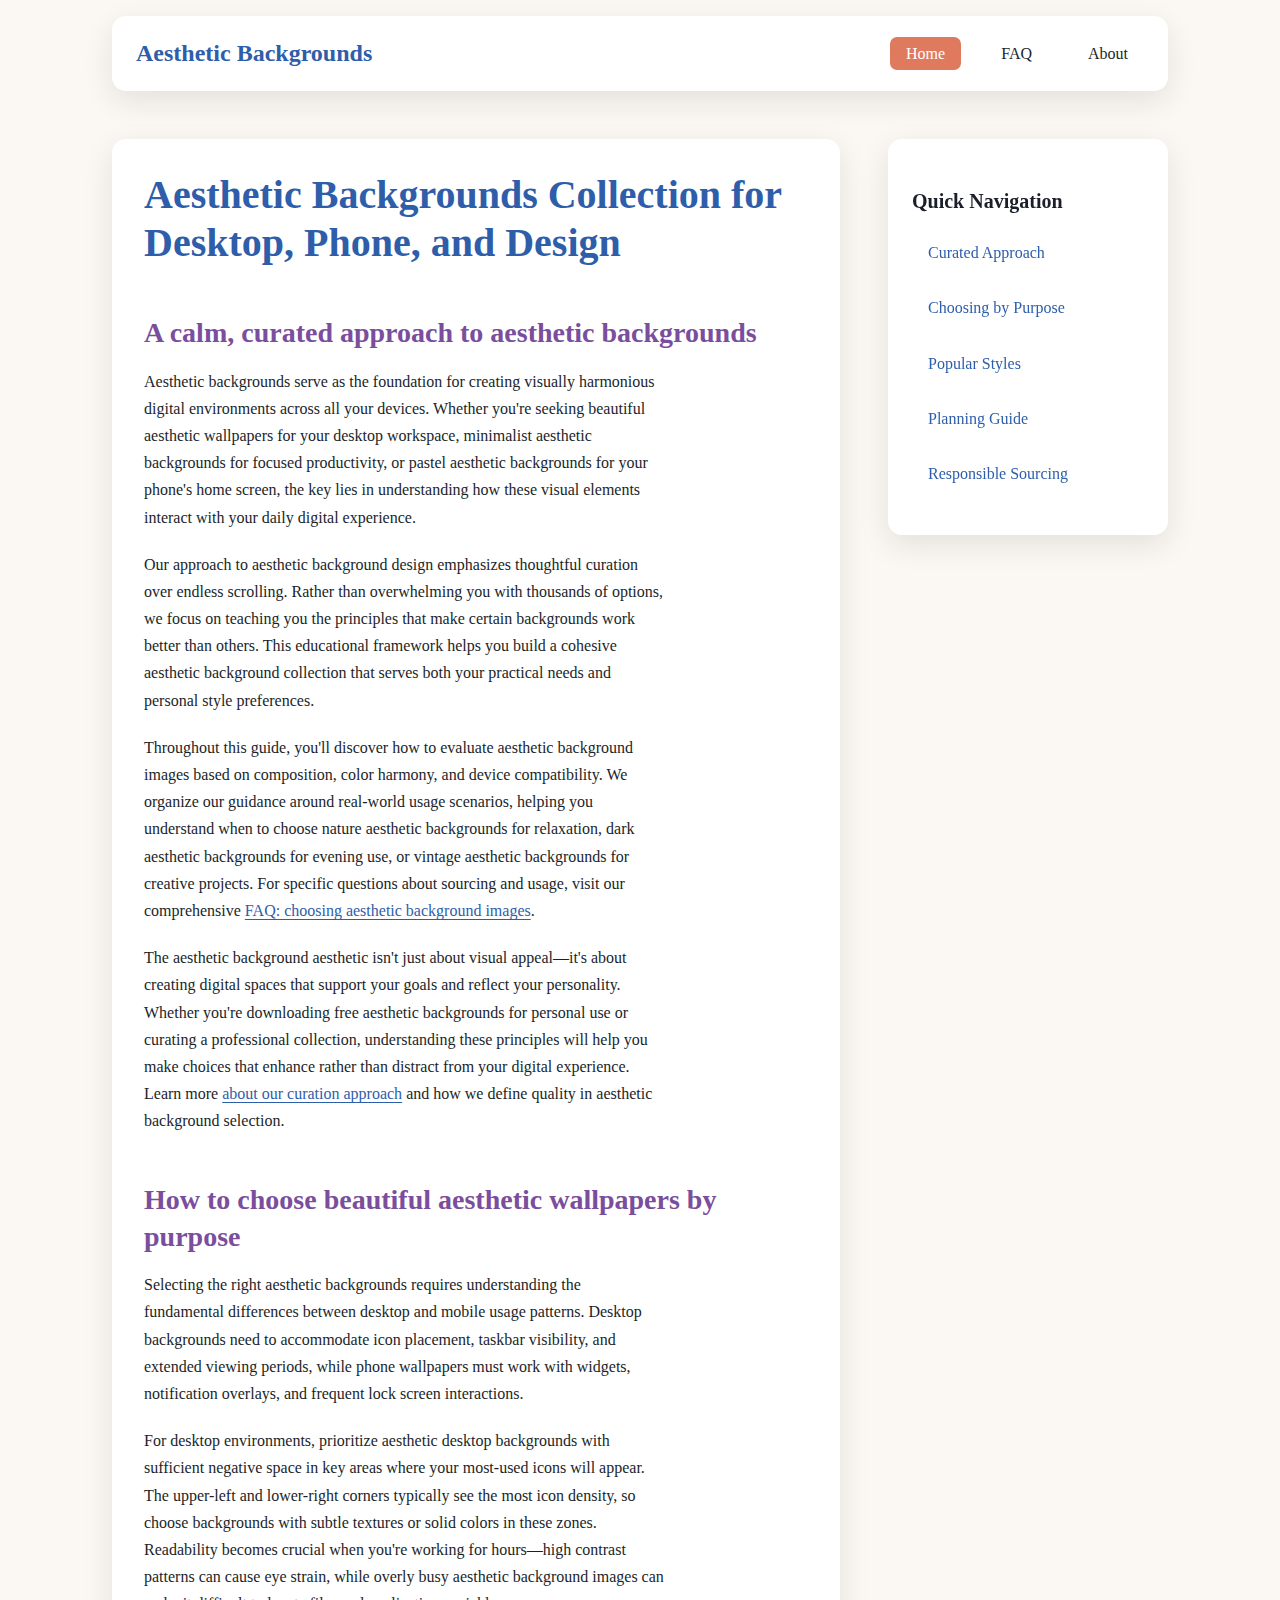
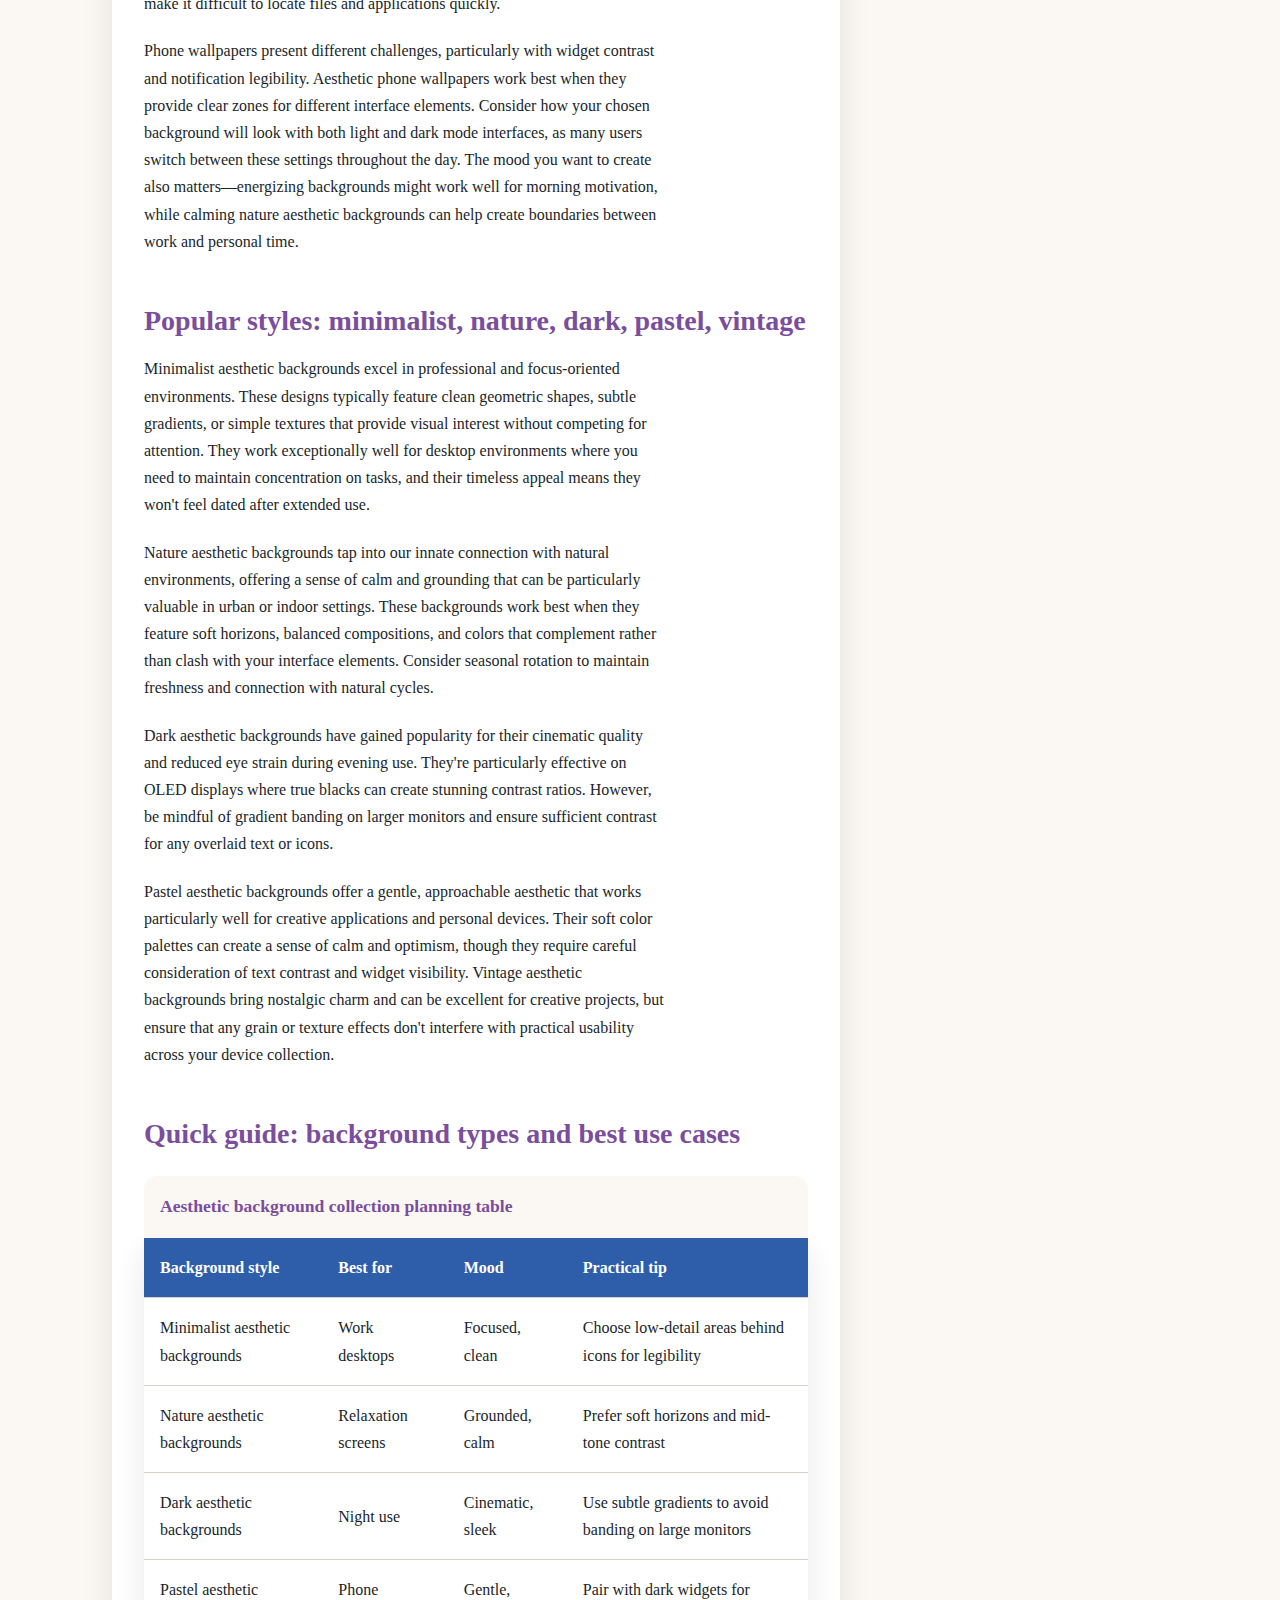
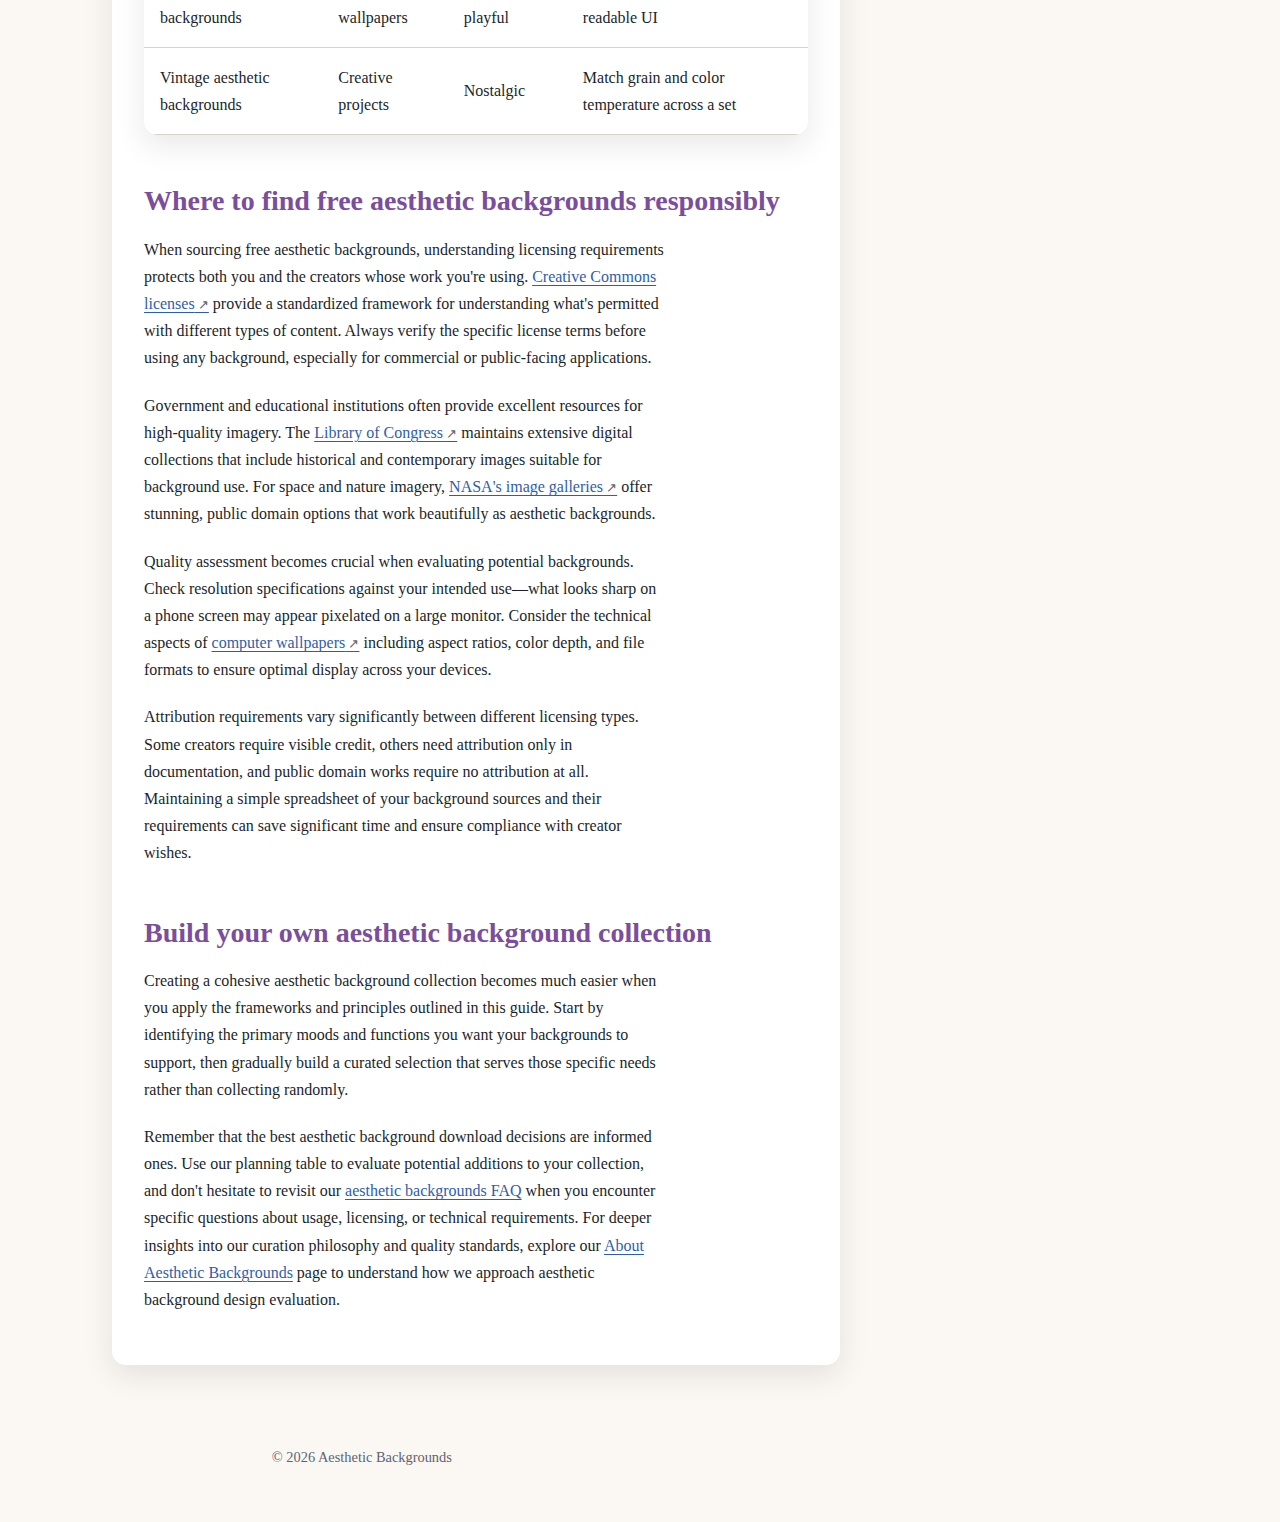
<file: index.html>
<!DOCTYPE html>
<html lang="en">
<head><script>if(location.hostname==="aestheticbackgrounds.pages.dev"){location.replace("https://aestheticbackgrounds.org"+location.pathname+location.search)}</script>
    <meta charset="UTF-8">
    <meta name="viewport" content="width=device-width, initial-scale=1.0">
    <title>Aesthetic Backgrounds Collection for Desktop & Phone</title>
    <meta name="description" content="Explore aesthetic backgrounds by mood, color, and device. Learn how to choose wallpapers, plan palettes, and build a cohesive background collection.">
    <link rel="preload" href="style.css" as="style">
    <link rel="stylesheet" href="style.css">
    <link rel="canonical" href="https://aestheticbackgrounds.org/">
    <meta property="og:title" content="Aesthetic Backgrounds Collection for Desktop & Phone">
    <meta property="og:description" content="Explore aesthetic backgrounds by mood, color, and device. Learn how to choose wallpapers, plan palettes, and build a cohesive background collection.">
    <meta property="og:url" content="https://aestheticbackgrounds.org/">
    <meta property="og:type" content="website">
    <meta name="twitter:card" content="summary">
    <meta name="twitter:title" content="Aesthetic Backgrounds Collection for Desktop & Phone">
    <meta name="twitter:description" content="Explore aesthetic backgrounds by mood, color, and device. Learn how to choose wallpapers, plan palettes, and build a cohesive background collection.">
    <script type="application/ld+json">
    {
        "@context": "https://schema.org",
        "@type": "Organization",
        "name": "Aesthetic Backgrounds",
        "url": "https://aestheticbackgrounds.org",
        "description": "Explore aesthetic backgrounds by mood, color, and device. Learn how to choose wallpapers, plan palettes, and build a cohesive background collection."
    }
    </script>
</head>
<body>
    <header>
        <nav>
            <div class="nav-brand">
                <strong>Aesthetic Backgrounds</strong>
            </div>
            <ul class="nav-links">
                <li><a href="/" aria-current="page">Home</a></li>
                <li><a href="/faq">FAQ</a></li>
                <li><a href="/about-us">About</a></li>
            </ul>
        </nav>
    </header>

    <main>
        <article>
            <h1>Aesthetic Backgrounds Collection for Desktop, Phone, and Design</h1>

            <section id="intro">
                <h2>A calm, curated approach to aesthetic backgrounds</h2>
                <p>Aesthetic backgrounds serve as the foundation for creating visually harmonious digital environments across all your devices. Whether you're seeking beautiful aesthetic wallpapers for your desktop workspace, minimalist aesthetic backgrounds for focused productivity, or pastel aesthetic backgrounds for your phone's home screen, the key lies in understanding how these visual elements interact with your daily digital experience.</p>
                
                <p>Our approach to aesthetic background design emphasizes thoughtful curation over endless scrolling. Rather than overwhelming you with thousands of options, we focus on teaching you the principles that make certain backgrounds work better than others. This educational framework helps you build a cohesive aesthetic background collection that serves both your practical needs and personal style preferences.</p>
                
                <p>Throughout this guide, you'll discover how to evaluate aesthetic background images based on composition, color harmony, and device compatibility. We organize our guidance around real-world usage scenarios, helping you understand when to choose nature aesthetic backgrounds for relaxation, dark aesthetic backgrounds for evening use, or vintage aesthetic backgrounds for creative projects. For specific questions about sourcing and usage, visit our comprehensive <a href="/faq">FAQ: choosing aesthetic background images</a>.</p>
                
                <p>The aesthetic background aesthetic isn't just about visual appeal—it's about creating digital spaces that support your goals and reflect your personality. Whether you're downloading free aesthetic backgrounds for personal use or curating a professional collection, understanding these principles will help you make choices that enhance rather than distract from your digital experience. Learn more <a href="/about-us">about our curation approach</a> and how we define quality in aesthetic background selection.</p>
            </section>

            <section id="how-to-choose">
                <h2>How to choose beautiful aesthetic wallpapers by purpose</h2>
                <p>Selecting the right aesthetic backgrounds requires understanding the fundamental differences between desktop and mobile usage patterns. Desktop backgrounds need to accommodate icon placement, taskbar visibility, and extended viewing periods, while phone wallpapers must work with widgets, notification overlays, and frequent lock screen interactions.</p>
                
                <p>For desktop environments, prioritize aesthetic desktop backgrounds with sufficient negative space in key areas where your most-used icons will appear. The upper-left and lower-right corners typically see the most icon density, so choose backgrounds with subtle textures or solid colors in these zones. Readability becomes crucial when you're working for hours—high contrast patterns can cause eye strain, while overly busy aesthetic background images can make it difficult to locate files and applications quickly.</p>
                
                <p>Phone wallpapers present different challenges, particularly with widget contrast and notification legibility. Aesthetic phone wallpapers work best when they provide clear zones for different interface elements. Consider how your chosen background will look with both light and dark mode interfaces, as many users switch between these settings throughout the day. The mood you want to create also matters—energizing backgrounds might work well for morning motivation, while calming nature aesthetic backgrounds can help create boundaries between work and personal time.</p>
            </section>

            <section id="styles">
                <h2>Popular styles: minimalist, nature, dark, pastel, vintage</h2>
                <p>Minimalist aesthetic backgrounds excel in professional and focus-oriented environments. These designs typically feature clean geometric shapes, subtle gradients, or simple textures that provide visual interest without competing for attention. They work exceptionally well for desktop environments where you need to maintain concentration on tasks, and their timeless appeal means they won't feel dated after extended use.</p>
                
                <p>Nature aesthetic backgrounds tap into our innate connection with natural environments, offering a sense of calm and grounding that can be particularly valuable in urban or indoor settings. These backgrounds work best when they feature soft horizons, balanced compositions, and colors that complement rather than clash with your interface elements. Consider seasonal rotation to maintain freshness and connection with natural cycles.</p>
                
                <p>Dark aesthetic backgrounds have gained popularity for their cinematic quality and reduced eye strain during evening use. They're particularly effective on OLED displays where true blacks can create stunning contrast ratios. However, be mindful of gradient banding on larger monitors and ensure sufficient contrast for any overlaid text or icons.</p>
                
                <p>Pastel aesthetic backgrounds offer a gentle, approachable aesthetic that works particularly well for creative applications and personal devices. Their soft color palettes can create a sense of calm and optimism, though they require careful consideration of text contrast and widget visibility. Vintage aesthetic backgrounds bring nostalgic charm and can be excellent for creative projects, but ensure that any grain or texture effects don't interfere with practical usability across your device collection.</p>
            </section>

            <section id="table-collection">
                <h2>Quick guide: background types and best use cases</h2>
                <table>
                    <caption>Aesthetic background collection planning table</caption>
                    <thead>
                        <tr>
                            <th>Background style</th>
                            <th>Best for</th>
                            <th>Mood</th>
                            <th>Practical tip</th>
                        </tr>
                    </thead>
                    <tbody>
                        <tr>
                            <td>Minimalist aesthetic backgrounds</td>
                            <td>Work desktops</td>
                            <td>Focused, clean</td>
                            <td>Choose low-detail areas behind icons for legibility</td>
                        </tr>
                        <tr>
                            <td>Nature aesthetic backgrounds</td>
                            <td>Relaxation screens</td>
                            <td>Grounded, calm</td>
                            <td>Prefer soft horizons and mid-tone contrast</td>
                        </tr>
                        <tr>
                            <td>Dark aesthetic backgrounds</td>
                            <td>Night use</td>
                            <td>Cinematic, sleek</td>
                            <td>Use subtle gradients to avoid banding on large monitors</td>
                        </tr>
                        <tr>
                            <td>Pastel aesthetic backgrounds</td>
                            <td>Phone wallpapers</td>
                            <td>Gentle, playful</td>
                            <td>Pair with dark widgets for readable UI</td>
                        </tr>
                        <tr>
                            <td>Vintage aesthetic backgrounds</td>
                            <td>Creative projects</td>
                            <td>Nostalgic</td>
                            <td>Match grain and color temperature across a set</td>
                        </tr>
                    </tbody>
                </table>
            </section>

            <section id="sources">
                <h2>Where to find free aesthetic backgrounds responsibly</h2>
                <p>When sourcing free aesthetic backgrounds, understanding licensing requirements protects both you and the creators whose work you're using. <a href="https://creativecommons.org/licenses/" rel="external">Creative Commons licenses</a> provide a standardized framework for understanding what's permitted with different types of content. Always verify the specific license terms before using any background, especially for commercial or public-facing applications.</p>
                
                <p>Government and educational institutions often provide excellent resources for high-quality imagery. The <a href="https://www.loc.gov/" rel="external">Library of Congress</a> maintains extensive digital collections that include historical and contemporary images suitable for background use. For space and nature imagery, <a href="https://www.nasa.gov/" rel="external">NASA's image galleries</a> offer stunning, public domain options that work beautifully as aesthetic backgrounds.</p>
                
                <p>Quality assessment becomes crucial when evaluating potential backgrounds. Check resolution specifications against your intended use—what looks sharp on a phone screen may appear pixelated on a large monitor. Consider the technical aspects of <a href="https://en.wikipedia.org/wiki/Wallpaper_(computing)" rel="external">computer wallpapers</a> including aspect ratios, color depth, and file formats to ensure optimal display across your devices.</p>
                
                <p>Attribution requirements vary significantly between different licensing types. Some creators require visible credit, others need attribution only in documentation, and public domain works require no attribution at all. Maintaining a simple spreadsheet of your background sources and their requirements can save significant time and ensure compliance with creator wishes.</p>
            </section>

            <section id="cta">
                <h2>Build your own aesthetic background collection</h2>
                <p>Creating a cohesive aesthetic background collection becomes much easier when you apply the frameworks and principles outlined in this guide. Start by identifying the primary moods and functions you want your backgrounds to support, then gradually build a curated selection that serves those specific needs rather than collecting randomly.</p>
                
                <p>Remember that the best aesthetic background download decisions are informed ones. Use our planning table to evaluate potential additions to your collection, and don't hesitate to revisit our <a href="/faq">aesthetic backgrounds FAQ</a> when you encounter specific questions about usage, licensing, or technical requirements. For deeper insights into our curation philosophy and quality standards, explore our <a href="/about-us">About Aesthetic Backgrounds</a> page to understand how we approach aesthetic background design evaluation.</p>
            </section>
        </article>
    </main>

    <aside>
        <section>
            <h3>Quick Navigation</h3>
            <ul>
                <li><a href="#intro">Curated Approach</a></li>
                <li><a href="#how-to-choose">Choosing by Purpose</a></li>
                <li><a href="#styles">Popular Styles</a></li>
                <li><a href="#table-collection">Planning Guide</a></li>
                <li><a href="#sources">Responsible Sourcing</a></li>
            </ul>
        </section>
    </aside>

    <footer>
        <p>© 2026 Aesthetic Backgrounds</p>
    </footer>
</body>
</html>
</file>
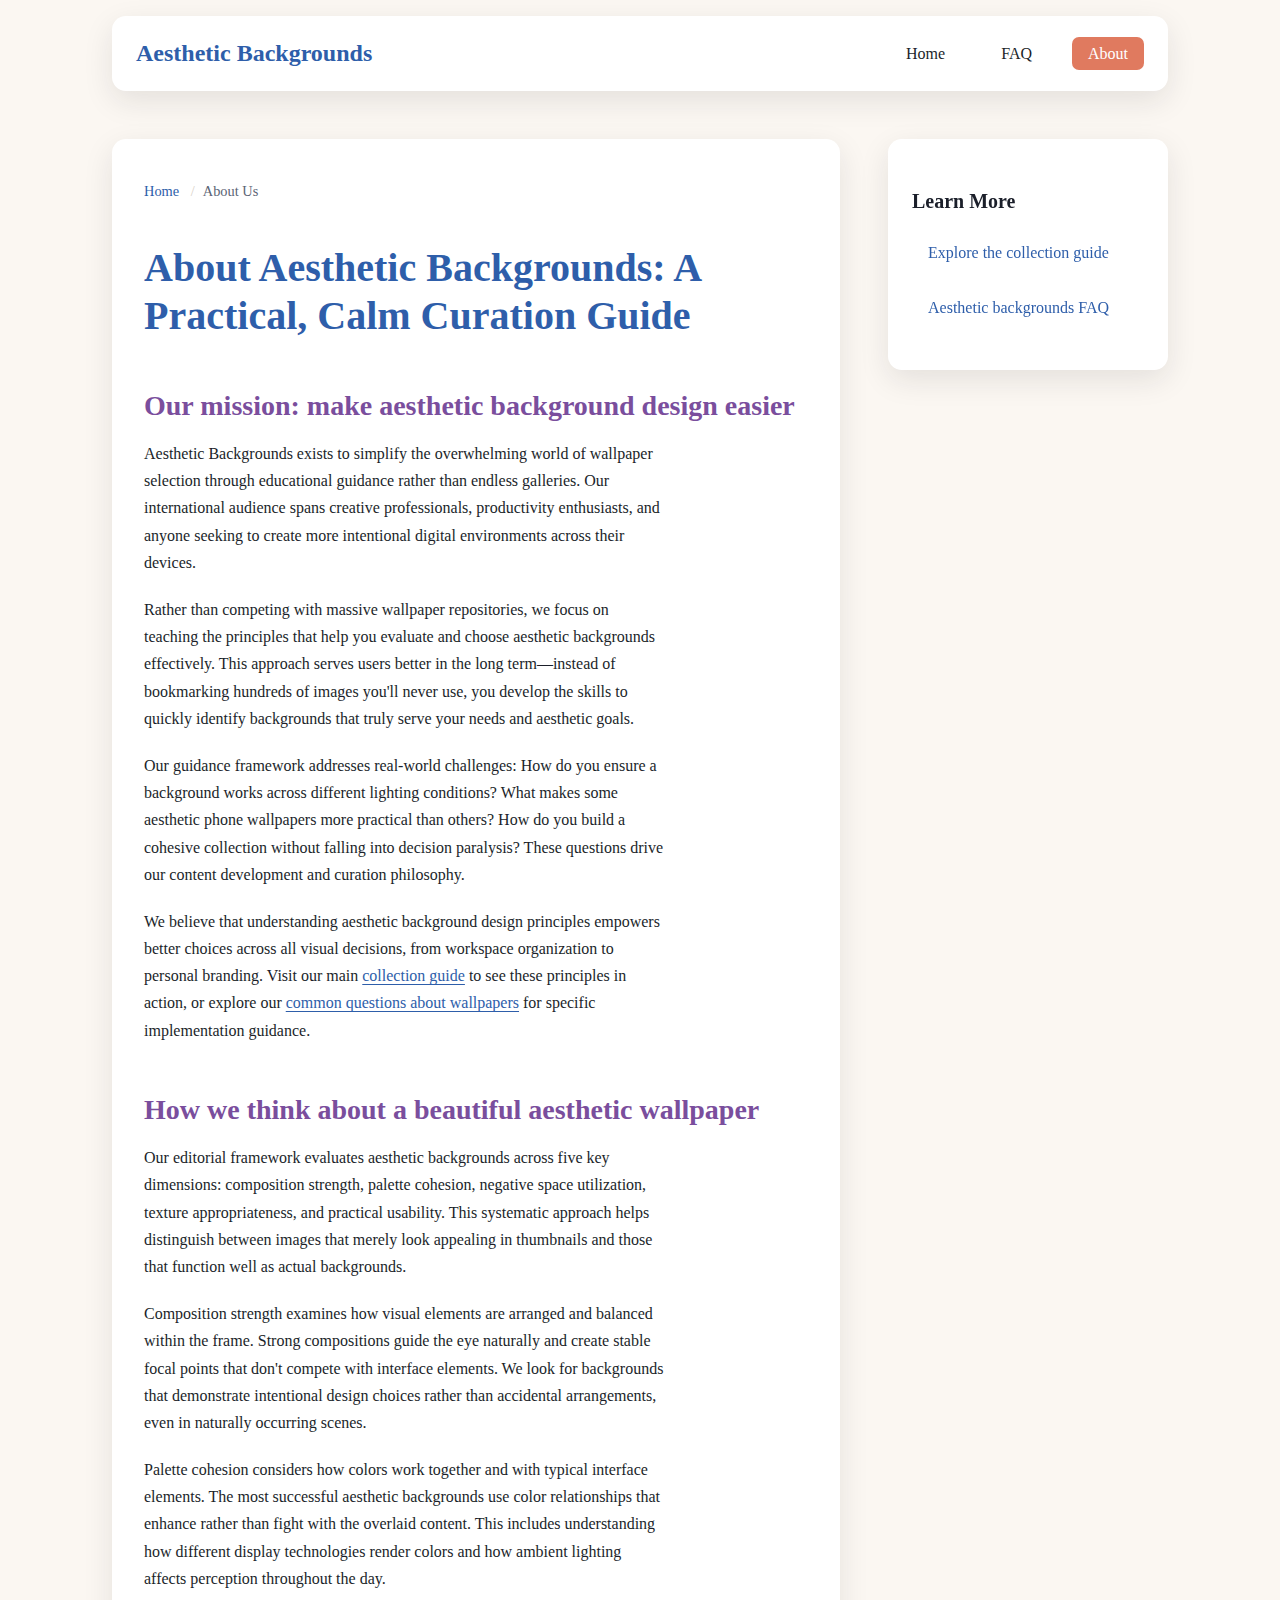
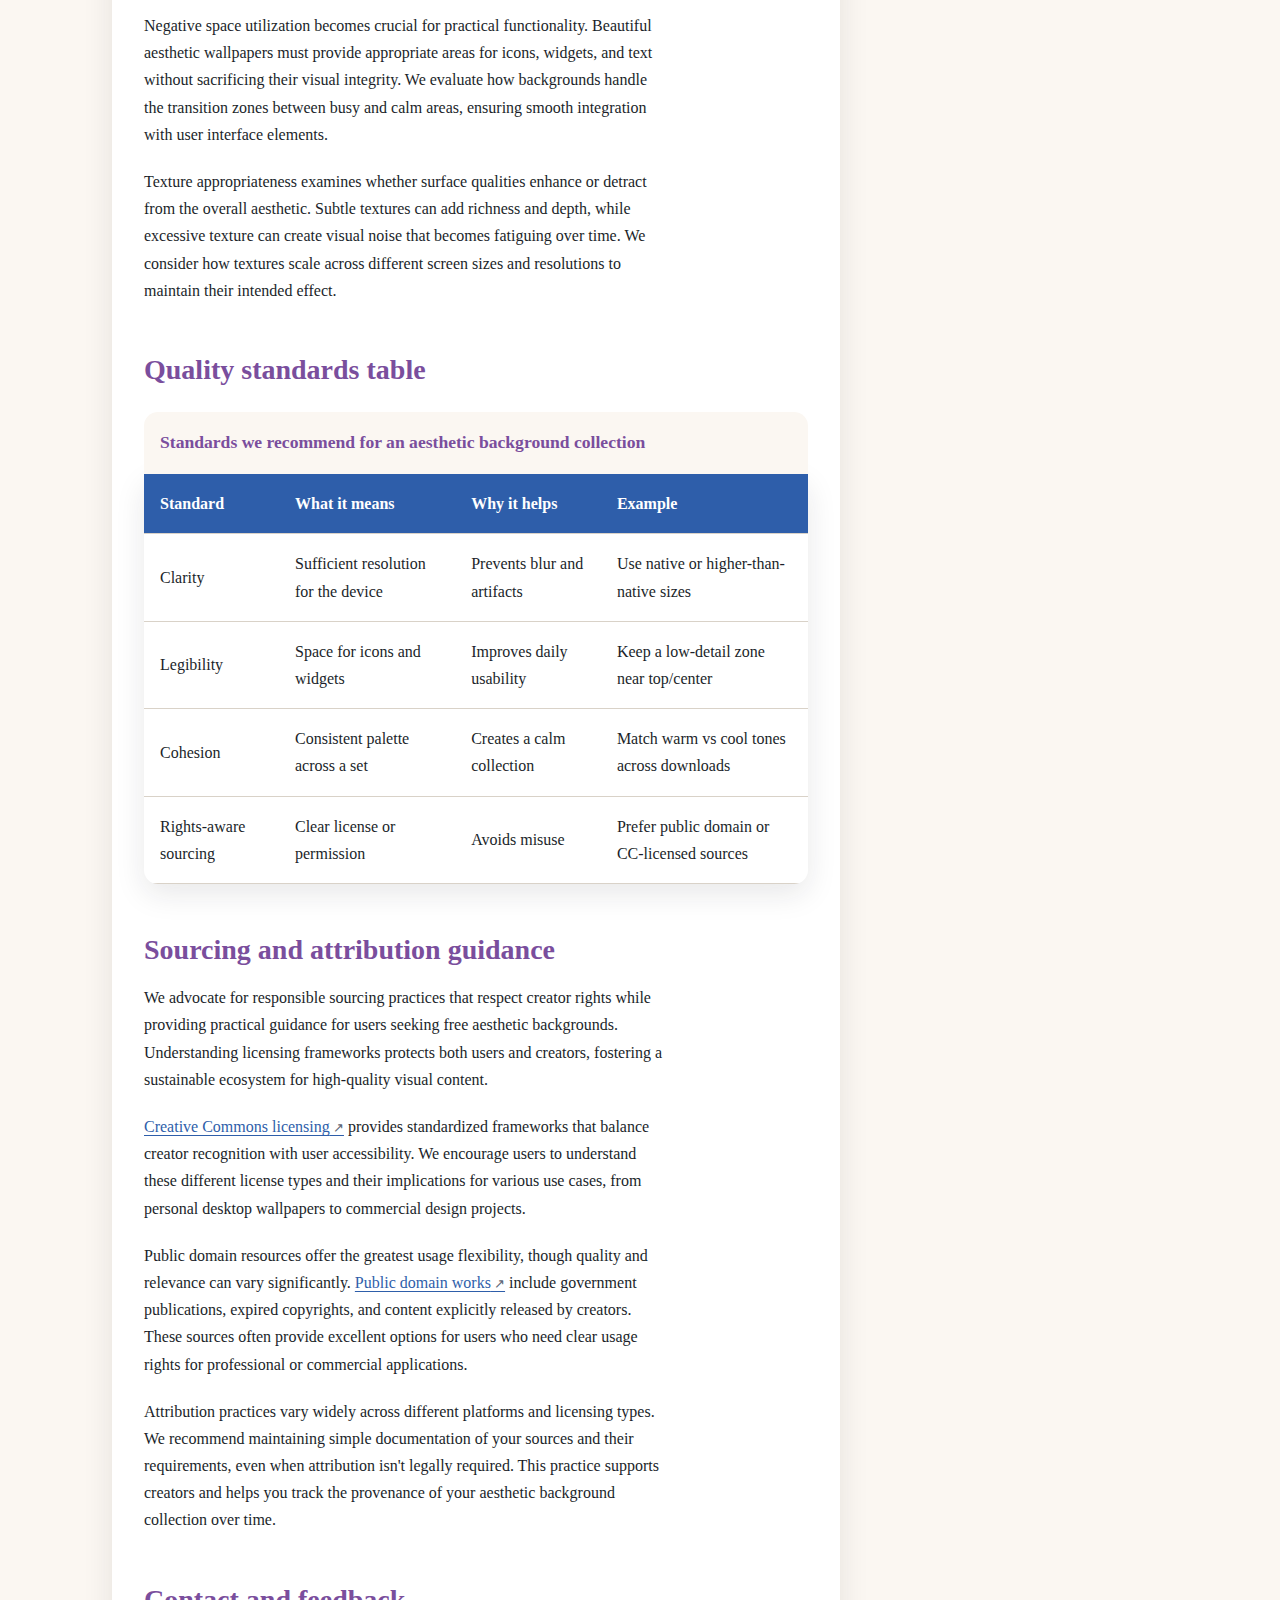
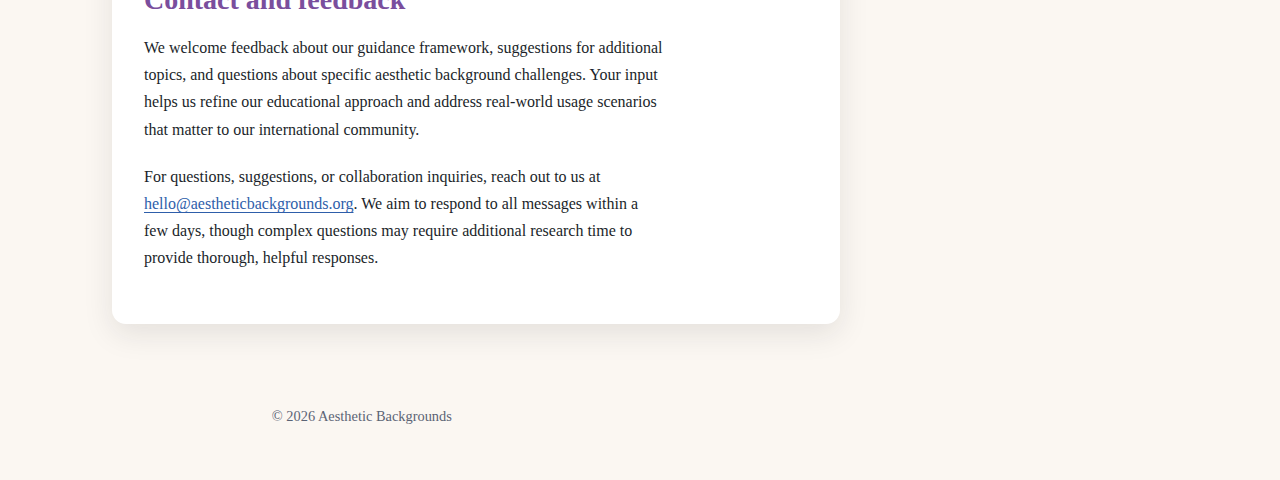
<file: about-us.html>
<!DOCTYPE html>
<html lang="en">
<head><script>if(location.hostname==="aestheticbackgrounds.pages.dev"){location.replace("https://aestheticbackgrounds.org"+location.pathname+location.search)}</script>
    <meta charset="UTF-8">
    <meta name="viewport" content="width=device-width, initial-scale=1.0">
    <title>About Aesthetic Backgrounds: Curation, Quality, and Use</title>
    <meta name="description" content="Learn why Aesthetic Backgrounds focuses on calm curation, practical selection tips, and responsible sourcing for wallpapers and design use.">
    <link rel="preload" href="style.css" as="style">
    <link rel="stylesheet" href="style.css">
    <link rel="canonical" href="https://aestheticbackgrounds.org/about-us">
    <meta property="og:title" content="About Aesthetic Backgrounds: Curation, Quality, and Use">
    <meta property="og:description" content="Learn why Aesthetic Backgrounds focuses on calm curation, practical selection tips, and responsible sourcing for wallpapers and design use.">
    <meta property="og:url" content="https://aestheticbackgrounds.org/about-us">
    <meta property="og:type" content="website">
    <meta name="twitter:card" content="summary">
    <meta name="twitter:title" content="About Aesthetic Backgrounds: Curation, Quality, and Use">
    <meta name="twitter:description" content="Learn why Aesthetic Backgrounds focuses on calm curation, practical selection tips, and responsible sourcing for wallpapers and design use.">
    <script type="application/ld+json">
    {
        "@context": "https://schema.org",
        "@type": "AboutPage",
        "name": "About Aesthetic Backgrounds",
        "description": "Learn why Aesthetic Backgrounds focuses on calm curation, practical selection tips, and responsible sourcing for wallpapers and design use.",
        "url": "https://aestheticbackgrounds.org/about-us"
    }
    </script>
</head>
<body>
    <header>
        <nav>
            <div class="nav-brand">
                <strong>Aesthetic Backgrounds</strong>
            </div>
            <ul class="nav-links">
                <li><a href="/">Home</a></li>
                <li><a href="/faq">FAQ</a></li>
                <li><a href="/about-us" aria-current="page">About</a></li>
            </ul>
        </nav>
    </header>

    <main>
        <nav aria-label="Breadcrumb">
            <ol class="breadcrumbs">
                <li><a href="/">Home</a></li>
                <li>About Us</li>
            </ol>
        </nav>

        <article>
            <h1>About Aesthetic Backgrounds: A Practical, Calm Curation Guide</h1>

            <section id="mission">
                <h2>Our mission: make aesthetic background design easier</h2>
                <p>Aesthetic Backgrounds exists to simplify the overwhelming world of wallpaper selection through educational guidance rather than endless galleries. Our international audience spans creative professionals, productivity enthusiasts, and anyone seeking to create more intentional digital environments across their devices.</p>
                
                <p>Rather than competing with massive wallpaper repositories, we focus on teaching the principles that help you evaluate and choose aesthetic backgrounds effectively. This approach serves users better in the long term—instead of bookmarking hundreds of images you'll never use, you develop the skills to quickly identify backgrounds that truly serve your needs and aesthetic goals.</p>
                
                <p>Our guidance framework addresses real-world challenges: How do you ensure a background works across different lighting conditions? What makes some aesthetic phone wallpapers more practical than others? How do you build a cohesive collection without falling into decision paralysis? These questions drive our content development and curation philosophy.</p>
                
                <p>We believe that understanding aesthetic background design principles empowers better choices across all visual decisions, from workspace organization to personal branding. Visit our main <a href="/">collection guide</a> to see these principles in action, or explore our <a href="/faq">common questions about wallpapers</a> for specific implementation guidance.</p>
            </section>

            <section id="method">
                <h2>How we think about a beautiful aesthetic wallpaper</h2>
                <p>Our editorial framework evaluates aesthetic backgrounds across five key dimensions: composition strength, palette cohesion, negative space utilization, texture appropriateness, and practical usability. This systematic approach helps distinguish between images that merely look appealing in thumbnails and those that function well as actual backgrounds.</p>
                
                <p>Composition strength examines how visual elements are arranged and balanced within the frame. Strong compositions guide the eye naturally and create stable focal points that don't compete with interface elements. We look for backgrounds that demonstrate intentional design choices rather than accidental arrangements, even in naturally occurring scenes.</p>
                
                <p>Palette cohesion considers how colors work together and with typical interface elements. The most successful aesthetic backgrounds use color relationships that enhance rather than fight with the overlaid content. This includes understanding how different display technologies render colors and how ambient lighting affects perception throughout the day.</p>
                
                <p>Negative space utilization becomes crucial for practical functionality. Beautiful aesthetic wallpapers must provide appropriate areas for icons, widgets, and text without sacrificing their visual integrity. We evaluate how backgrounds handle the transition zones between busy and calm areas, ensuring smooth integration with user interface elements.</p>
                
                <p>Texture appropriateness examines whether surface qualities enhance or detract from the overall aesthetic. Subtle textures can add richness and depth, while excessive texture can create visual noise that becomes fatiguing over time. We consider how textures scale across different screen sizes and resolutions to maintain their intended effect.</p>
            </section>

            <section id="table-standards">
                <h2>Quality standards table</h2>
                <table>
                    <caption>Standards we recommend for an aesthetic background collection</caption>
                    <thead>
                        <tr>
                            <th>Standard</th>
                            <th>What it means</th>
                            <th>Why it helps</th>
                            <th>Example</th>
                        </tr>
                    </thead>
                    <tbody>
                        <tr>
                            <td>Clarity</td>
                            <td>Sufficient resolution for the device</td>
                            <td>Prevents blur and artifacts</td>
                            <td>Use native or higher-than-native sizes</td>
                        </tr>
                        <tr>
                            <td>Legibility</td>
                            <td>Space for icons and widgets</td>
                            <td>Improves daily usability</td>
                            <td>Keep a low-detail zone near top/center</td>
                        </tr>
                        <tr>
                            <td>Cohesion</td>
                            <td>Consistent palette across a set</td>
                            <td>Creates a calm collection</td>
                            <td>Match warm vs cool tones across downloads</td>
                        </tr>
                        <tr>
                            <td>Rights-aware sourcing</td>
                            <td>Clear license or permission</td>
                            <td>Avoids misuse</td>
                            <td>Prefer public domain or CC-licensed sources</td>
                        </tr>
                    </tbody>
                </table>
            </section>

            <section id="transparency">
                <h2>Sourcing and attribution guidance</h2>
                <p>We advocate for responsible sourcing practices that respect creator rights while providing practical guidance for users seeking free aesthetic backgrounds. Understanding licensing frameworks protects both users and creators, fostering a sustainable ecosystem for high-quality visual content.</p>
                
                <p><a href="https://creativecommons.org/share-your-work/" rel="external">Creative Commons licensing</a> provides standardized frameworks that balance creator recognition with user accessibility. We encourage users to understand these different license types and their implications for various use cases, from personal desktop wallpapers to commercial design projects.</p>
                
                <p>Public domain resources offer the greatest usage flexibility, though quality and relevance can vary significantly. <a href="https://en.wikipedia.org/wiki/Public_domain" rel="external">Public domain works</a> include government publications, expired copyrights, and content explicitly released by creators. These sources often provide excellent options for users who need clear usage rights for professional or commercial applications.</p>
                
                <p>Attribution practices vary widely across different platforms and licensing types. We recommend maintaining simple documentation of your sources and their requirements, even when attribution isn't legally required. This practice supports creators and helps you track the provenance of your aesthetic background collection over time.</p>
            </section>

            <section id="contact">
                <h2>Contact and feedback</h2>
                <p>We welcome feedback about our guidance framework, suggestions for additional topics, and questions about specific aesthetic background challenges. Your input helps us refine our educational approach and address real-world usage scenarios that matter to our international community.</p>
                
                <p>For questions, suggestions, or collaboration inquiries, reach out to us at <a href="mailto:hello@aestheticbackgrounds.org">hello@aestheticbackgrounds.org</a>. We aim to respond to all messages within a few days, though complex questions may require additional research time to provide thorough, helpful responses.</p>
            </section>
        </article>
    </main>

    <aside>
        <section>
            <h3>Learn More</h3>
            <ul>
                <li><a href="/">Explore the collection guide</a></li>
                <li><a href="/faq">Aesthetic backgrounds FAQ</a></li>
            </ul>
        </section>
    </aside>

    <footer>
        <p>© 2026 Aesthetic Backgrounds</p>
    </footer>
</body>
</html>
</file>
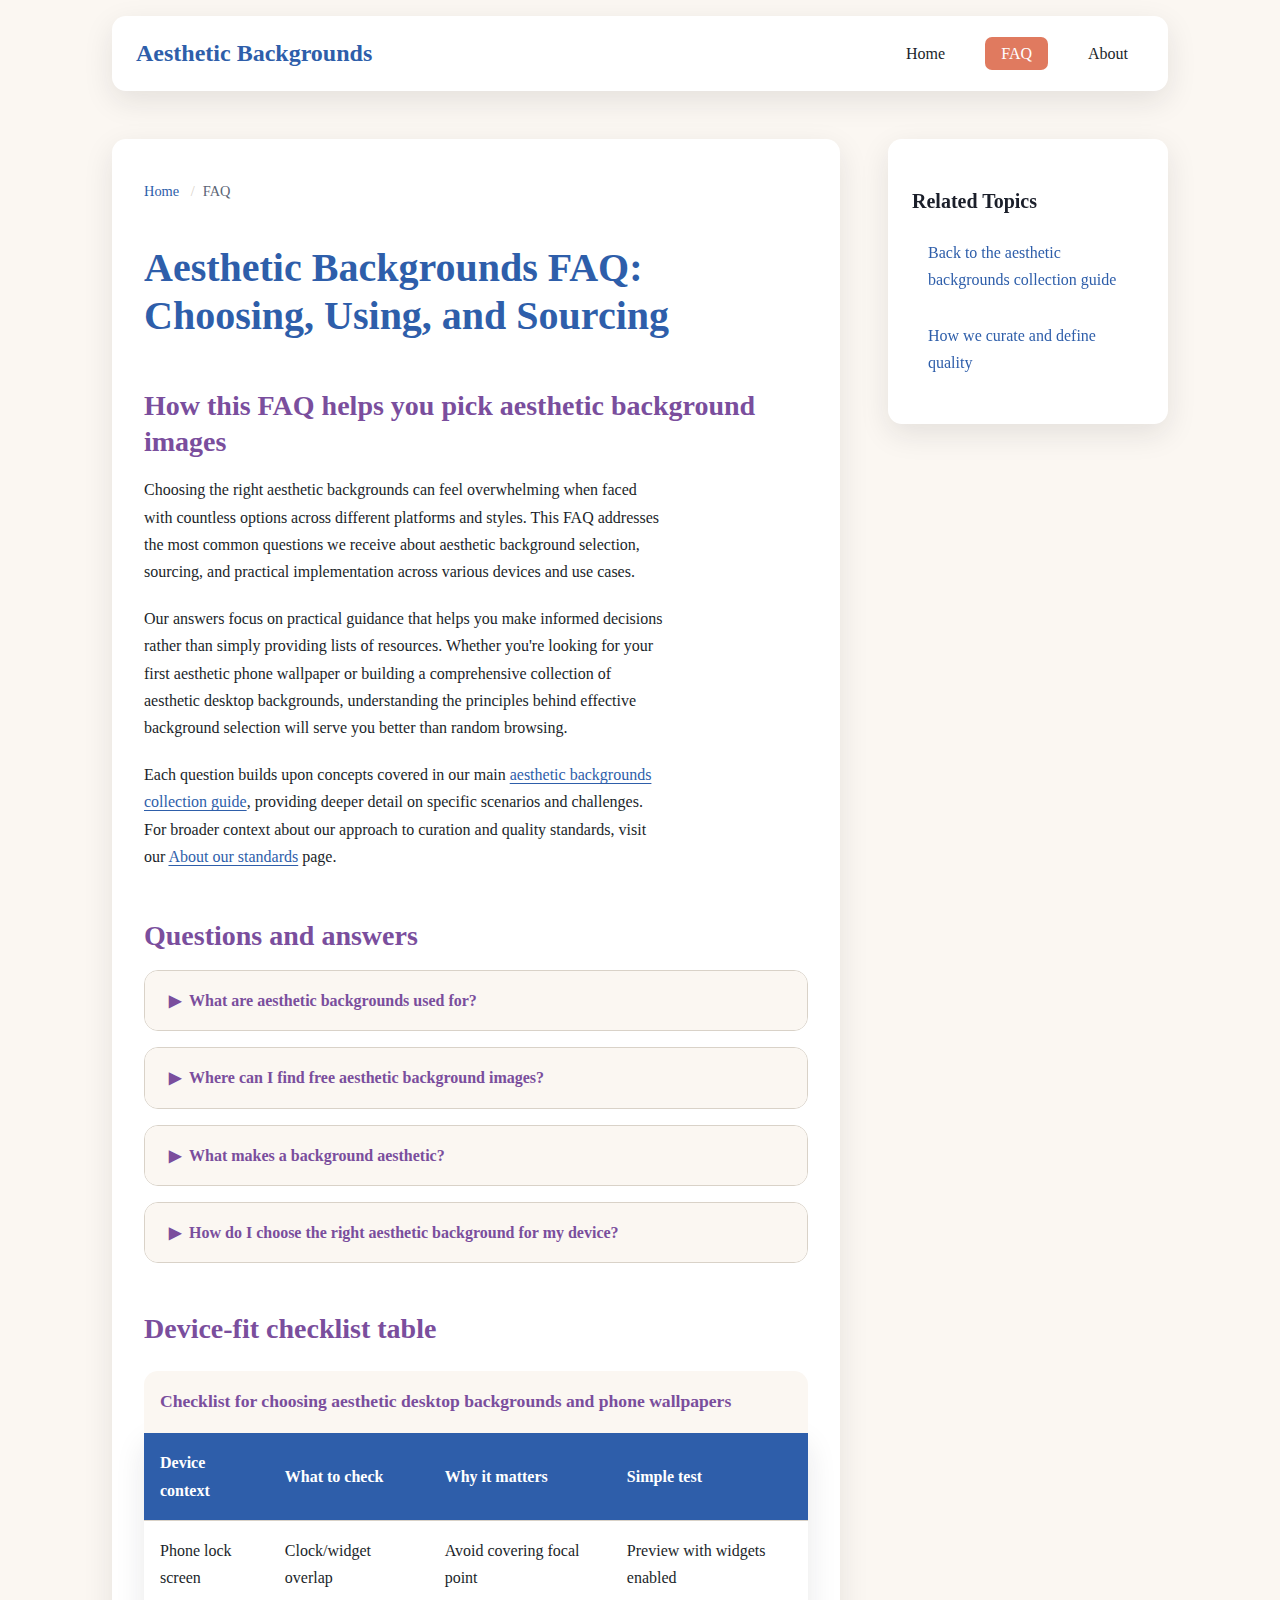
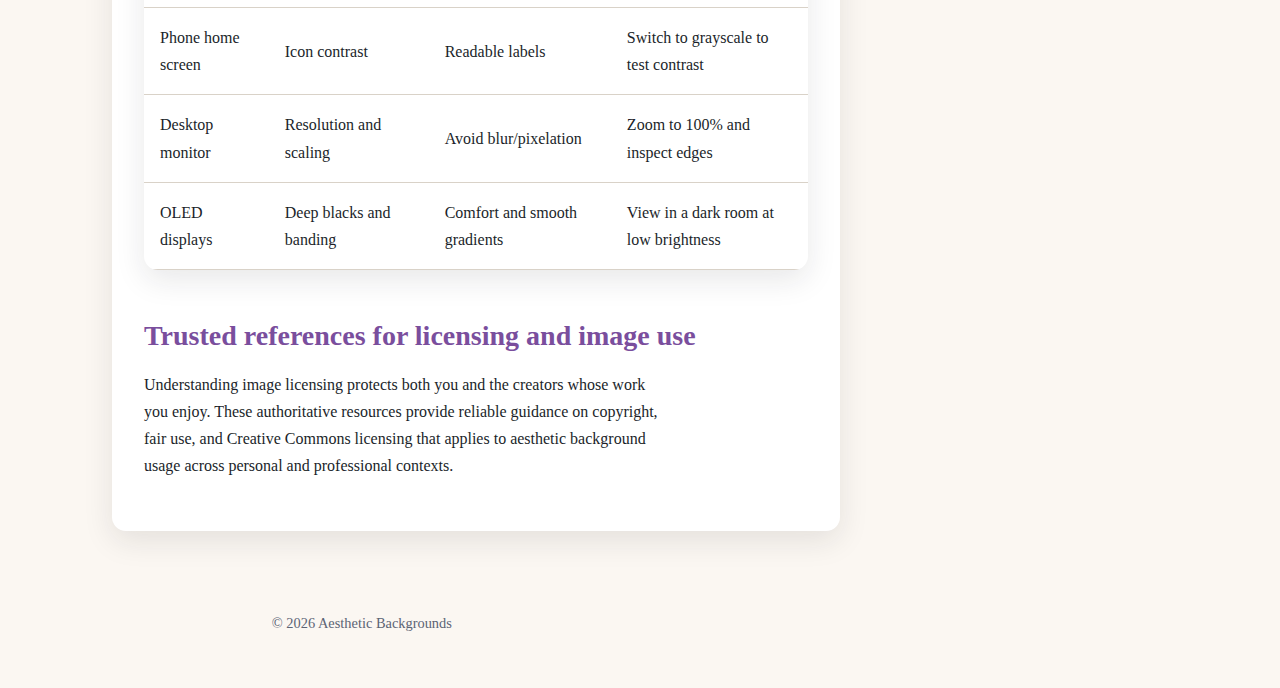
<file: faq.html>
<!DOCTYPE html>
<html lang="en">
<head><script>if(location.hostname==="aestheticbackgrounds.pages.dev"){location.replace("https://aestheticbackgrounds.org"+location.pathname+location.search)}</script>
    <meta charset="UTF-8">
    <meta name="viewport" content="width=device-width, initial-scale=1.0">
    <title>Aesthetic Backgrounds FAQ: Uses, Sources, and Choosing</title>
    <meta name="description" content="Answers to common questions about aesthetic backgrounds, free sources, what makes a wallpaper aesthetic, and how to choose for any device.">
    <link rel="preload" href="style.css" as="style">
    <link rel="stylesheet" href="style.css">
    <link rel="canonical" href="https://aestheticbackgrounds.org/faq">
    <meta property="og:title" content="Aesthetic Backgrounds FAQ: Uses, Sources, and Choosing">
    <meta property="og:description" content="Answers to common questions about aesthetic backgrounds, free sources, what makes a wallpaper aesthetic, and how to choose for any device.">
    <meta property="og:url" content="https://aestheticbackgrounds.org/faq">
    <meta property="og:type" content="website">
    <meta name="twitter:card" content="summary">
    <meta name="twitter:title" content="Aesthetic Backgrounds FAQ: Uses, Sources, and Choosing">
    <meta name="twitter:description" content="Answers to common questions about aesthetic backgrounds, free sources, what makes a wallpaper aesthetic, and how to choose for any device.">
    <script type="application/ld+json">
    {
        "@context": "https://schema.org",
        "@type": "FAQPage",
        "mainEntity": [
            {
                "@type": "Question",
                "name": "What are aesthetic backgrounds used for?",
                "acceptedAnswer": {
                    "@type": "Answer",
                    "text": "Aesthetic backgrounds are decorative images used for desktop wallpapers, phone screens, and digital projects to create visually pleasing environments that reflect personal style and mood."
                }
            },
            {
                "@type": "Question",
                "name": "Where can I find free aesthetic background images?",
                "acceptedAnswer": {
                    "@type": "Answer",
                    "text": "Many websites offer free aesthetic backgrounds including stock photo sites, design platforms, and dedicated wallpaper repositories that provide high-quality images for personal and commercial use."
                }
            },
            {
                "@type": "Question",
                "name": "What makes a background aesthetic?",
                "acceptedAnswer": {
                    "@type": "Answer",
                    "text": "Aesthetic backgrounds typically feature balanced composition, cohesive color palettes, minimalist or artistic elements, and evoke specific moods like calm, nostalgia, or sophistication."
                }
            },
            {
                "@type": "Question",
                "name": "How do I choose the right aesthetic background for my device?",
                "acceptedAnswer": {
                    "@type": "Answer",
                    "text": "Consider your device screen size, aspect ratio, safe areas for interface elements, icon density, display technology (OLED vs LCD), and accessibility needs when selecting aesthetic backgrounds."
                }
            }
        ]
    }
    </script>
</head>
<body>
    <header>
        <nav>
            <div class="nav-brand">
                <strong>Aesthetic Backgrounds</strong>
            </div>
            <ul class="nav-links">
                <li><a href="/">Home</a></li>
                <li><a href="/faq" aria-current="page">FAQ</a></li>
                <li><a href="/about-us">About</a></li>
            </ul>
        </nav>
    </header>

    <main>
        <nav aria-label="Breadcrumb">
            <ol class="breadcrumbs">
                <li><a href="/">Home</a></li>
                <li>FAQ</li>
            </ol>
        </nav>

        <article>
            <h1>Aesthetic Backgrounds FAQ: Choosing, Using, and Sourcing</h1>

            <section id="faq-intro">
                <h2>How this FAQ helps you pick aesthetic background images</h2>
                <p>Choosing the right aesthetic backgrounds can feel overwhelming when faced with countless options across different platforms and styles. This FAQ addresses the most common questions we receive about aesthetic background selection, sourcing, and practical implementation across various devices and use cases.</p>
                
                <p>Our answers focus on practical guidance that helps you make informed decisions rather than simply providing lists of resources. Whether you're looking for your first aesthetic phone wallpaper or building a comprehensive collection of aesthetic desktop backgrounds, understanding the principles behind effective background selection will serve you better than random browsing.</p>
                
                <p>Each question builds upon concepts covered in our main <a href="/">aesthetic backgrounds collection guide</a>, providing deeper detail on specific scenarios and challenges. For broader context about our approach to curation and quality standards, visit our <a href="/about-us">About our standards</a> page.</p>
            </section>

            <section id="faq-accordion">
                <h2>Questions and answers</h2>
                
                <details>
                    <summary>What are aesthetic backgrounds used for?</summary>
                    <div class="faq-content">
                        <p>Aesthetic backgrounds are decorative images used for desktop wallpapers, phone screens, and digital projects to create visually pleasing environments that reflect personal style and mood.</p>
                        
                        <p>Beyond basic decoration, aesthetic backgrounds serve several practical purposes. In productivity environments, they can help establish focus and reduce visual stress during long work sessions. For personal devices, they create emotional connections and can influence mood throughout the day. Many users rotate backgrounds seasonally or based on current projects to maintain fresh inspiration.</p>
                        
                        <p>Creative professionals often use aesthetic backgrounds in mood boards, client presentations, and branding exercises. The key is matching the background's visual language to its intended purpose—calming nature scenes for relaxation spaces, energizing abstract patterns for creative work, or minimal designs for focus-intensive tasks.</p>
                    </div>
                </details>

                <details>
                    <summary>Where can I find free aesthetic background images?</summary>
                    <div class="faq-content">
                        <p>Many websites offer free aesthetic backgrounds including stock photo sites, design platforms, and dedicated wallpaper repositories that provide high-quality images for personal and commercial use.</p>
                        
                        <p>When sourcing free images, always verify licensing terms before use. <a href="https://en.wikipedia.org/wiki/Copyright" rel="external">Copyright laws</a> vary by jurisdiction, but respecting creator rights is universally important. Look for Creative Commons licensed content, public domain collections, or platforms that explicitly offer royalty-free usage for your intended application.</p>
                        
                        <p>Quality assessment becomes crucial when evaluating free resources. Check resolution specifications, color accuracy, and compression artifacts that might not be visible in thumbnail previews. <a href="https://creativecommons.org/about/program-areas/education-oer/" rel="external">Educational resources about Creative Commons</a> can help you understand different licensing options and their implications for various use cases.</p>
                    </div>
                </details>

                <details>
                    <summary>What makes a background aesthetic?</summary>
                    <div class="faq-content">
                        <p>Aesthetic backgrounds typically feature balanced composition, cohesive color palettes, minimalist or artistic elements, and evoke specific moods like calm, nostalgia, or sophistication.</p>
                        
                        <p>A practical checklist for evaluating aesthetic quality includes: visual balance that doesn't heavily favor one area, color harmony that creates pleasing relationships rather than jarring contrasts, appropriate use of negative space that gives the eye places to rest, and texture control that adds interest without overwhelming the composition.</p>
                        
                        <p>The most aesthetic backgrounds also demonstrate intentionality in their design choices. Every element serves a purpose, whether that's directing attention, creating mood, or supporting the overall visual narrative. This intentionality distinguishes thoughtfully designed backgrounds from random or purely decorative images.</p>
                    </div>
                </details>

                <details>
                    <summary>How do I choose the right aesthetic background for my device?</summary>
                    <div class="faq-content">
                        <p>Consider your device screen size, aspect ratio, safe areas for interface elements, icon density, display technology (OLED vs LCD), and accessibility needs when selecting aesthetic backgrounds.</p>
                        
                        <p>Screen size affects how much detail will be visible and how colors will appear at typical viewing distances. Phones require backgrounds that work well with frequent interaction and varying lighting conditions, while desktop monitors need to support extended viewing without causing eye strain. Aspect ratio matching prevents unwanted cropping or stretching that can ruin carefully composed images.</p>
                        
                        <p>Safe areas become particularly important on phones with notches, curved edges, or gesture navigation zones. Plan for interface elements like status bars, navigation buttons, and widgets when evaluating how a background will look in actual use. OLED displays can show true blacks and may reveal banding in gradients that looks smooth on LCD screens, while accessibility considerations include sufficient contrast for users with visual impairments.</p>
                    </div>
                </details>
            </section>

            <section id="table-device">
                <h2>Device-fit checklist table</h2>
                <table>
                    <caption>Checklist for choosing aesthetic desktop backgrounds and phone wallpapers</caption>
                    <thead>
                        <tr>
                            <th>Device context</th>
                            <th>What to check</th>
                            <th>Why it matters</th>
                            <th>Simple test</th>
                        </tr>
                    </thead>
                    <tbody>
                        <tr>
                            <td>Phone lock screen</td>
                            <td>Clock/widget overlap</td>
                            <td>Avoid covering focal point</td>
                            <td>Preview with widgets enabled</td>
                        </tr>
                        <tr>
                            <td>Phone home screen</td>
                            <td>Icon contrast</td>
                            <td>Readable labels</td>
                            <td>Switch to grayscale to test contrast</td>
                        </tr>
                        <tr>
                            <td>Desktop monitor</td>
                            <td>Resolution and scaling</td>
                            <td>Avoid blur/pixelation</td>
                            <td>Zoom to 100% and inspect edges</td>
                        </tr>
                        <tr>
                            <td>OLED displays</td>
                            <td>Deep blacks and banding</td>
                            <td>Comfort and smooth gradients</td>
                            <td>View in a dark room at low brightness</td>
                        </tr>
                    </tbody>
                </table>
            </section>

            <section id="resources">
                <h2>Trusted references for licensing and image use</h2>
                <p>Understanding image licensing protects both you and the creators whose work you enjoy. These authoritative resources provide reliable guidance on copyright, fair use, and Creative Commons licensing that applies to aesthetic background usage across personal and professional contexts.</p>
            </section>
        </article>
    </main>

    <aside>
        <section>
            <h3>Related Topics</h3>
            <ul>
                <li><a href="/">Back to the aesthetic backgrounds collection guide</a></li>
                <li><a href="/about-us">How we curate and define quality</a></li>
            </ul>
        </section>
    </aside>

    <footer>
        <p>© 2026 Aesthetic Backgrounds</p>
    </footer>
</body>
</html>
</file>
<file: style.css>
:root {
    --color-bg: #FBF7F2;
    --color-surface: #FFFFFF;
    --color-text: #1B1F2A;
    --color-muted: #5B6475;
    --color-border: #D9D2C8;
    --color-primary: #2E5EAA;
    --color-secondary: #7A4E9D;
    --color-accent: #E07A5F;
    --radius: 14px;
    --shadow: 0 10px 30px rgba(27,31,42,0.10);
    --maxw: 1120px;
}

* {
    box-sizing: border-box;
}

body {
    font-family: Georgia, 'Times New Roman', serif;
    line-height: 1.7;
    color: var(--color-text);
    background-color: var(--color-bg);
    margin: 0;
    padding: 0;
    display: grid;
    grid-template-areas: 
        "header"
        "main"
        "aside"
        "footer";
    grid-template-rows: auto 1fr auto auto;
    min-height: 100vh;
}

@media (min-width: 768px) {
    body {
        grid-template-areas: 
            "header header"
            "main aside"
            "footer footer";
        grid-template-columns: 1fr 280px;
        grid-template-rows: auto 1fr auto;
        gap: 2rem;
        padding: 0 1rem;
    }
}

@media (min-width: 1024px) {
    body {
        max-width: var(--maxw);
        margin: 0 auto;
        padding: 0 2rem;
        gap: 3rem;
    }
}

header {
    grid-area: header;
    background-color: var(--color-surface);
    border-radius: var(--radius);
    box-shadow: var(--shadow);
    margin: 1rem;
    padding: 1rem 1.5rem;
}

@media (min-width: 768px) {
    header {
        margin: 1rem 0 0 0;
    }
}

nav {
    display: flex;
    justify-content: space-between;
    align-items: center;
    flex-wrap: wrap;
    gap: 1rem;
}

.nav-brand {
    font-size: clamp(1.25rem, 2.5vw, 1.5rem);
    color: var(--color-primary);
}

.nav-links {
    display: flex;
    list-style: none;
    margin: 0;
    padding: 0;
    gap: 1.5rem;
}

.nav-links a {
    color: var(--color-text);
    text-decoration: none;
    padding: 0.5rem 1rem;
    border-radius: calc(var(--radius) / 2);
    transition: all 0.2s ease;
}

@media (prefers-reduced-motion: reduce) {
    .nav-links a {
        transition: none;
    }
}

.nav-links a:hover,
.nav-links a:focus-visible {
    background-color: var(--color-primary);
    color: var(--color-surface);
    outline: 2px solid var(--color-primary);
    outline-offset: 2px;
}

.nav-links a[aria-current="page"] {
    background-color: var(--color-accent);
    color: var(--color-surface);
}

main {
    grid-area: main;
    background-color: var(--color-surface);
    border-radius: var(--radius);
    box-shadow: var(--shadow);
    margin: 0 1rem;
    padding: 2rem;
}

@media (min-width: 768px) {
    main {
        margin: 0;
    }
}

aside {
    grid-area: aside;
    background-color: var(--color-surface);
    border-radius: var(--radius);
    box-shadow: var(--shadow);
    margin: 0 1rem;
    padding: 1.5rem;
}

@media (min-width: 768px) {
    aside {
        margin: 0;
        align-self: start;
        position: sticky;
        top: 1rem;
    }
}

footer {
    grid-area: footer;
    text-align: center;
    padding: 2rem 1rem;
    color: var(--color-muted);
    font-size: 0.9rem;
}

h1 {
    font-size: clamp(1.75rem, 4vw, 2.5rem);
    line-height: 1.2;
    color: var(--color-primary);
    margin: 0 0 1.5rem 0;
}

h2 {
    font-size: clamp(1.25rem, 3vw, 1.75rem);
    line-height: 1.3;
    color: var(--color-secondary);
    margin: 2rem 0 1rem 0;
}

h3 {
    font-size: clamp(1.1rem, 2.5vw, 1.25rem);
    line-height: 1.4;
    color: var(--color-text);
    margin: 1.5rem 0 0.75rem 0;
}

p {
    margin: 0 0 1.25rem 0;
    max-width: 65ch;
}

a {
    color: var(--color-primary);
    text-decoration: underline;
    text-underline-offset: 0.2em;
    transition: all 0.2s ease;
}

@media (prefers-reduced-motion: reduce) {
    a {
        transition: none;
    }
}

a:hover,
a:focus-visible {
    color: var(--color-accent);
    text-underline-offset: 0.3em;
    outline: 2px solid var(--color-accent);
    outline-offset: 2px;
}

a[rel="external"]::after {
    content: " ↗";
    font-size: 0.8em;
    color: var(--color-muted);
}

.breadcrumbs {
    list-style: none;
    margin: 0 0 2rem 0;
    padding: 0;
    display: flex;
    gap: 0.5rem;
    font-size: 0.9rem;
    color: var(--color-muted);
}

.breadcrumbs li:not(:last-child)::after {
    content: " / ";
    margin-left: 0.5rem;
    color: var(--color-border);
}

.breadcrumbs a {
    color: var(--color-primary);
    text-decoration: none;
}

.breadcrumbs a:hover {
    text-decoration: underline;
}

table {
    width: 100%;
    border-collapse: collapse;
    margin: 1.5rem 0;
    background-color: var(--color-surface);
    border-radius: var(--radius);
    overflow: hidden;
    box-shadow: var(--shadow);
}

@media (max-width: 767px) {
    table {
        display: block;
        overflow-x: auto;
        white-space: nowrap;
    }
}

caption {
    font-weight: bold;
    color: var(--color-secondary);
    padding: 1rem;
    text-align: left;
    background-color: var(--color-bg);
    font-size: 1.1rem;
}

th, td {
    padding: 1rem;
    text-align: left;
    border-bottom: 1px solid var(--color-border);
}

th {
    background-color: var(--color-primary);
    color: var(--color-surface);
    font-weight: bold;
    position: relative;
}

@media (min-width: 1024px) {
    th {
        position: sticky;
        top: 0;
        z-index: 10;
    }
}

tbody tr:hover {
    background-color: var(--color-bg);
}

details {
    margin: 1rem 0;
    border: 1px solid var(--color-border);
    border-radius: var(--radius);
    overflow: hidden;
}

summary {
    padding: 1rem 1.5rem;
    background-color: var(--color-bg);
    cursor: pointer;
    font-weight: bold;
    color: var(--color-secondary);
    transition: background-color 0.2s ease;
    outline: none;
}

@media (prefers-reduced-motion: reduce) {
    summary {
        transition: none;
    }
}

summary:hover,
summary:focus-visible {
    background-color: var(--color-primary);
    color: var(--color-surface);
    outline: 2px solid var(--color-primary);
    outline-offset: -2px;
}

summary::marker {
    content: "";
}

summary::before {
    content: "▶";
    margin-right: 0.5rem;
    transition: transform 0.2s ease;
}

@media (prefers-reduced-motion: reduce) {
    summary::before {
        transition: none;
    }
}

details[open] summary::before {
    transform: rotate(90deg);
}

.faq-content {
    padding: 1.5rem;
    background-color: var(--color-surface);
    animation: fadeIn 0.3s ease;
}

@media (prefers-reduced-motion: reduce) {
    .faq-content {
        animation: none;
    }
}

@keyframes fadeIn {
    from {
        opacity: 0;
        transform: translateY(-10px);
    }
    to {
        opacity: 1;
        transform: translateY(0);
    }
}

@media (prefers-reduced-motion: reduce) {
    @keyframes fadeIn {
        from { opacity: 0; }
        to { opacity: 1; }
    }
}

blockquote {
    margin: 1.5rem 0;
    padding: 1rem 1.5rem;
    border-left: 4px solid var(--color-accent);
    background-color: var(--color-bg);
    border-radius: 0 var(--radius) var(--radius) 0;
    font-style: italic;
    color: var(--color-muted);
}

ul, ol {
    padding-left: 1.5rem;
    margin: 1rem 0;
}

li {
    margin: 0.5rem 0;
}

aside ul {
    list-style: none;
    padding: 0;
}

aside li {
    margin: 0.75rem 0;
}

aside a {
    display: block;
    padding: 0.5rem 1rem;
    border-radius: calc(var(--radius) / 2);
    text-decoration: none;
    transition: all 0.2s ease;
}

@media (prefers-reduced-motion: reduce) {
    aside a {
        transition: none;
    }
}

aside a:hover,
aside a:focus-visible {
    background-color: var(--color-primary);
    color: var(--color-surface);
    outline: 2px solid var(--color-primary);
    outline-offset: 2px;
}

section {
    margin: 2rem 0;
}

section:first-child {
    margin-top: 0;
}

section:last-child {
    margin-bottom: 0;
}

@media (min-width: 768px) {
    section {
        margin: 2.5rem 0;
    }
}

@media (min-width: 1024px) {
    section {
        margin: 3rem 0;
    }
}

:focus-visible {
    outline: 2px solid var(--color-accent);
    outline-offset: 2px;
}

@media (prefers-reduced-motion: reduce) {
    *, *::before, *::after {
        animation-duration: 0.01ms !important;
        animation-iteration-count: 1 !important;
        transition-duration: 0.01ms !important;
    }
}
</file>
